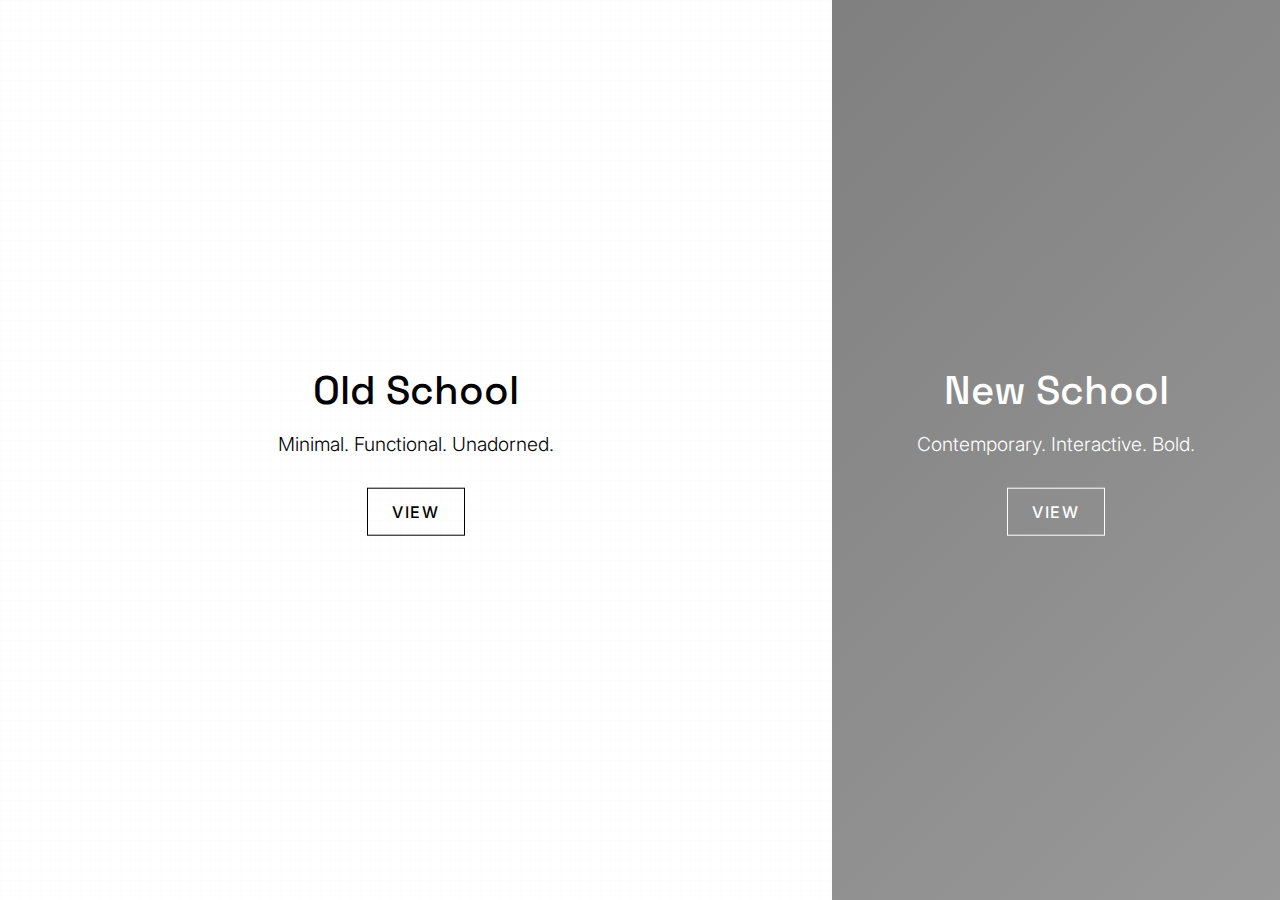
<file: index.html>
<!DOCTYPE html>
<html lang="en">
<head>
    <meta charset="UTF-8">
    <meta name="viewport" content="width=device-width, initial-scale=1.0">
    <title>Adam Thompson</title>
    <link rel="stylesheet" href="css/split.css">
    <link rel="preconnect" href="https://fonts.googleapis.com">
    <link rel="preconnect" href="https://fonts.gstatic.com" crossorigin>
    <link href="https://fonts.googleapis.com/css2?family=Inter:wght@300;400;500;600;700&family=Space+Grotesk:wght@300;400;500;600;700&display=swap" rel="stylesheet">
</head>
<body>
    <div class="container">
        <div class="split left">
            <div class="content">
                <h1>Old School</h1>
                <p>Minimal. Functional. Unadorned.</p>
                <a href="old-school.html" class="btn">View</a>
            </div>
        </div>
        <div class="split right">
            <div class="content">
                <h1>New School</h1>
                <p>Contemporary. Interactive. Bold.</p>
                <a href="home.html" class="btn">View</a>
            </div>
        </div>
    </div>
    <script src="js/split.js"></script>
</body>
</html>
</file>
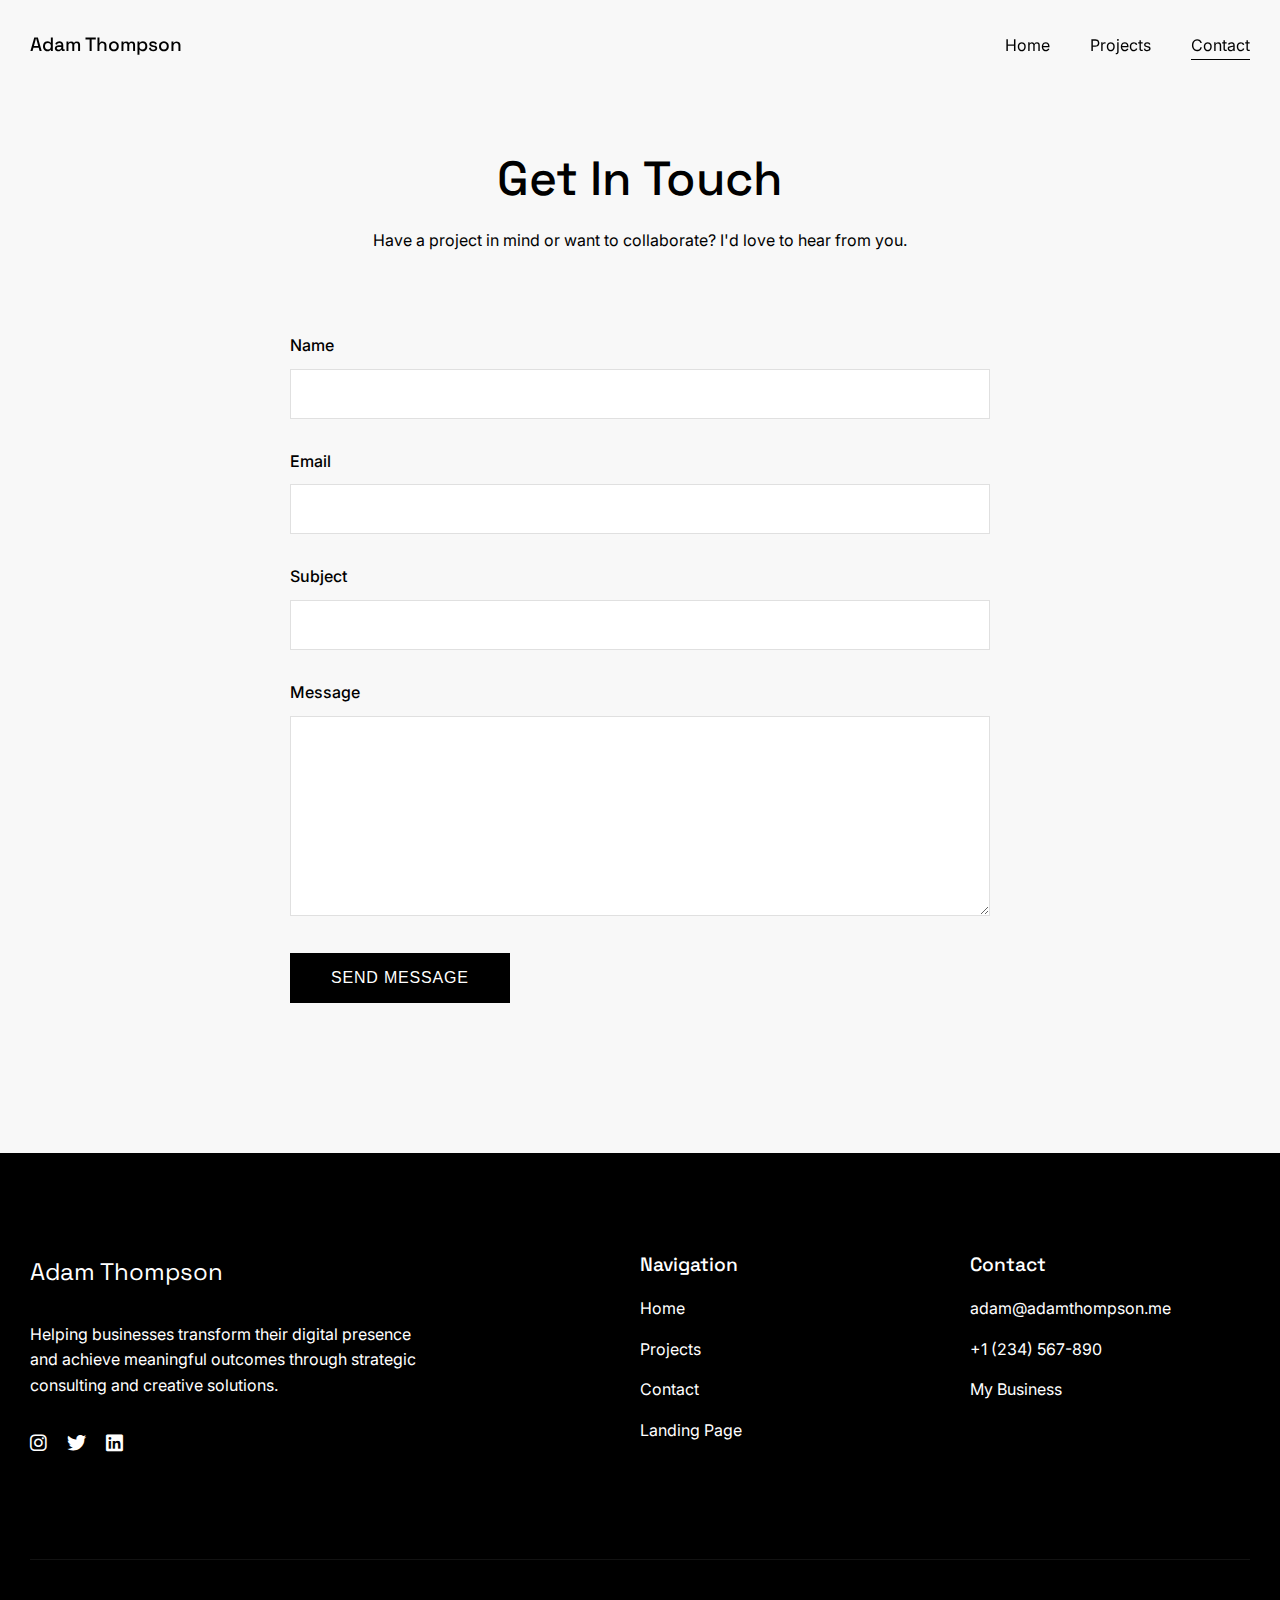
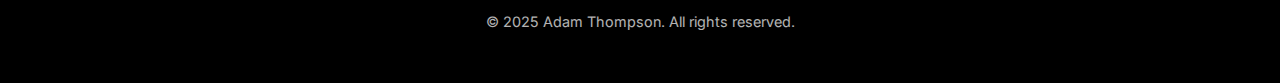
<file: contact.html>
<!DOCTYPE html>
<html lang="en">
<head>
    <meta charset="UTF-8">
    <meta name="viewport" content="width=device-width, initial-scale=1.0">
    <title>Contact | Adam Thompson</title>
    <link rel="stylesheet" href="css/main.css">
    <link rel="stylesheet" href="https://cdnjs.cloudflare.com/ajax/libs/font-awesome/6.4.0/css/all.min.css">
    <link rel="preconnect" href="https://fonts.googleapis.com">
    <link rel="preconnect" href="https://fonts.gstatic.com" crossorigin>
    <link href="https://fonts.googleapis.com/css2?family=Inter:wght@300;400;500;600;700&family=Space+Grotesk:wght@300;400;500;600;700&display=swap" rel="stylesheet">
</head>
<body>
    <!-- Header -->
    <header class="header">
        <div class="container header-inner">
            <div class="logo">
                <a href="home.html">Adam Thompson</a>
            </div>
            
            <button class="mobile-toggle">
                <span></span>
                <span></span>
                <span></span>
            </button>
            
            <nav class="nav">
                <ul>
                    <li><a href="home.html">Home</a></li>
                    <li><a href="projects.html">Projects</a></li>
                    <li><a href="contact.html" class="active">Contact</a></li>
                </ul>
            </nav>
        </div>
    </header>

    <!-- Contact Section -->
    <section class="contact" style="padding-top: 150px;">
        <div class="container">
            <div class="contact-header">
                <h2 class="contact-title">Get In Touch</h2>
                <p class="contact-description">Have a project in mind or want to collaborate? I'd love to hear from you.</p>
            </div>
            
            <form id="contact-form" class="contact-form" action="mailto:adam.thompsonnewtoneurope.com" method="post" enctype="text/plain">
                <div class="form-group">
                    <label for="name" class="form-label">Name</label>
                    <input type="text" id="name" name="name" class="form-input" required>
                </div>
                
                <div class="form-group">
                    <label for="email" class="form-label">Email</label>
                    <input type="email" id="email" name="email" class="form-input" required>
                </div>
                
                <div class="form-group">
                    <label for="subject" class="form-label">Subject</label>
                    <input type="text" id="subject" name="subject" class="form-input">
                </div>
                
                <div class="form-group">
                    <label for="message" class="form-label">Message</label>
                    <textarea id="message" name="message" class="form-textarea" required></textarea>
                </div>
                
                <button type="submit" class="submit-btn">Send Message</button>
            </form>
        </div>
    </section>

    <!-- Footer -->
    <footer class="footer">
        <div class="container">
            <div class="footer-grid">
                <div class="footer-info">
                    <div class="footer-logo">Adam Thompson</div>
                    <p>Helping businesses transform their digital presence and achieve meaningful outcomes through strategic consulting and creative solutions.</p>
                    <div class="footer-social">
                        <a href="https://instagram.com/adamthompson" aria-label="Instagram"><i class="fab fa-instagram"></i></a>
                        <a href="https://twitter.com/adamthompson" aria-label="Twitter"><i class="fab fa-twitter"></i></a>
                        <a href="https://linkedin.com/in/adamthompson" aria-label="LinkedIn"><i class="fab fa-linkedin"></i></a>
                    </div>
                </div>
                
                <div class="footer-nav">
                    <h4>Navigation</h4>
                    <ul>
                        <li><a href="home.html">Home</a></li>
                        <li><a href="projects.html">Projects</a></li>
                        <li><a href="contact.html">Contact</a></li>
                        <li><a href="index.html">Landing Page</a></li>
                    </ul>
                </div>
                
                <div class="footer-nav">
                    <h4>Contact</h4>
                    <ul>
                        <li><a href="mailto:adam@adamthompson.me">adam@adamthompson.me</a></li>
                        <li><a href="tel:+1234567890">+1 (234) 567-890</a></li>
                        <li><a href="https://mycompany.com">My Business</a></li>
                    </ul>
                </div>
            </div>
            
            <div class="footer-bottom">
                <p>&copy; 2025 Adam Thompson. All rights reserved.</p>
            </div>
        </div>
    </footer>

    <!-- Scripts -->
    <script src="js/main.js"></script>
</body>
</html>
</file>
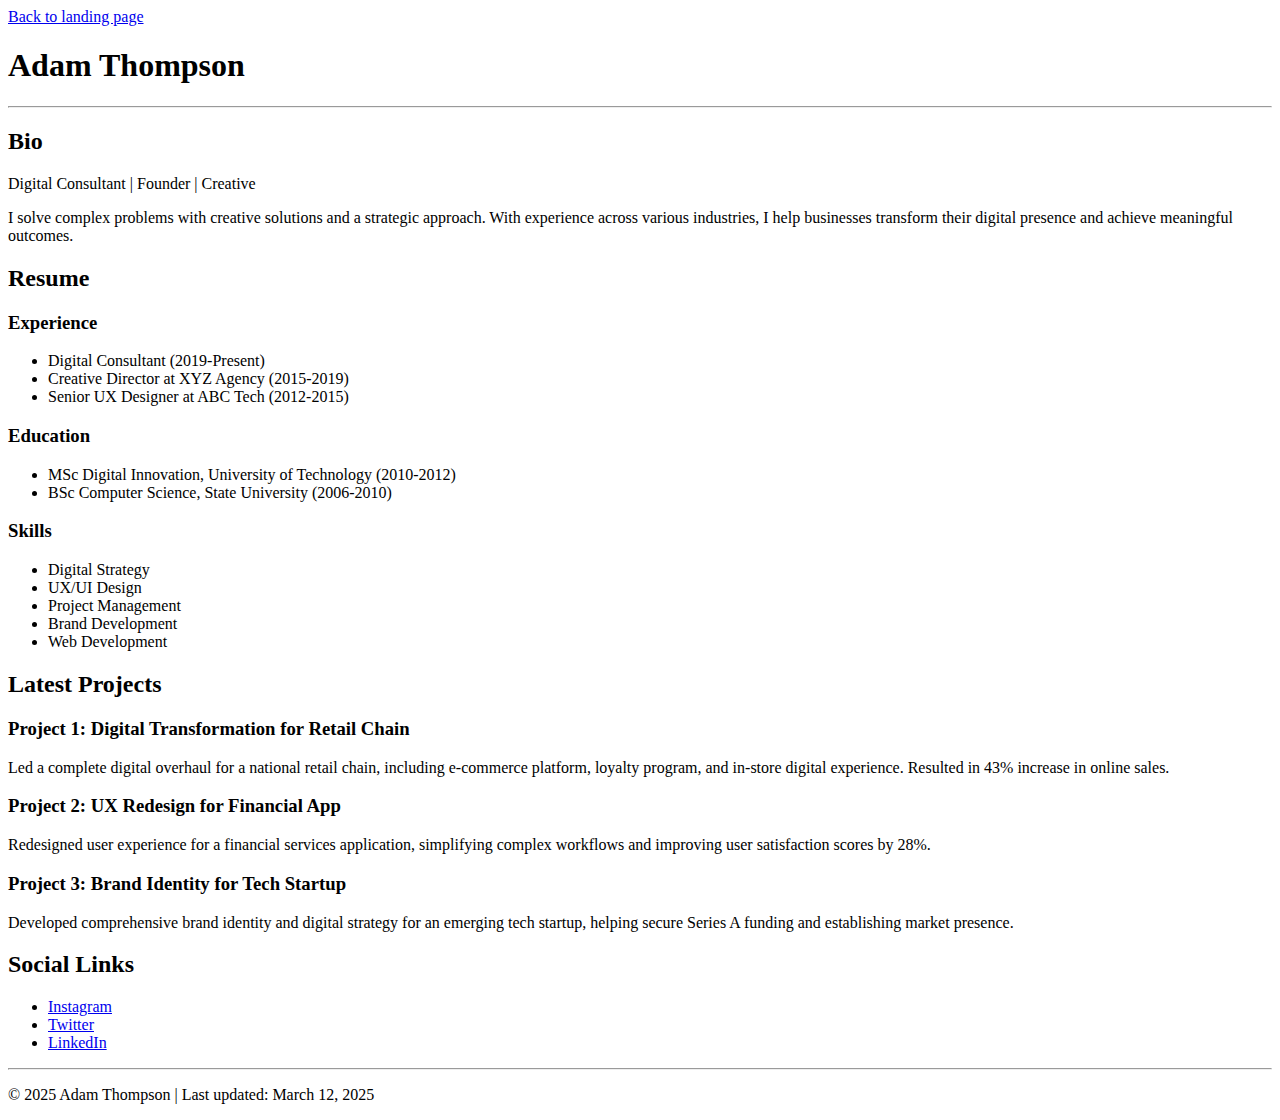
<file: old-school.html>
<!DOCTYPE html>
<html>
<head>
<title>Adam Thompson</title>
</head>
<body>
<a href="index.html">Back to landing page</a>

<h1>Adam Thompson</h1>
<hr>

<h2>Bio</h2>
<p>Digital Consultant | Founder | Creative</p>
<p>I solve complex problems with creative solutions and a strategic approach. With experience across various industries, I help businesses transform their digital presence and achieve meaningful outcomes.</p>

<h2>Resume</h2>
<h3>Experience</h3>
<ul>
<li>Digital Consultant (2019-Present)</li>
<li>Creative Director at XYZ Agency (2015-2019)</li>
<li>Senior UX Designer at ABC Tech (2012-2015)</li>
</ul>

<h3>Education</h3>
<ul>
<li>MSc Digital Innovation, University of Technology (2010-2012)</li>
<li>BSc Computer Science, State University (2006-2010)</li>
</ul>

<h3>Skills</h3>
<ul>
<li>Digital Strategy</li>
<li>UX/UI Design</li>
<li>Project Management</li>
<li>Brand Development</li>
<li>Web Development</li>
</ul>

<h2>Latest Projects</h2>

<h3>Project 1: Digital Transformation for Retail Chain</h3>
<p>Led a complete digital overhaul for a national retail chain, including e-commerce platform, loyalty program, and in-store digital experience. Resulted in 43% increase in online sales.</p>

<h3>Project 2: UX Redesign for Financial App</h3>
<p>Redesigned user experience for a financial services application, simplifying complex workflows and improving user satisfaction scores by 28%.</p>

<h3>Project 3: Brand Identity for Tech Startup</h3>
<p>Developed comprehensive brand identity and digital strategy for an emerging tech startup, helping secure Series A funding and establishing market presence.</p>

<h2>Social Links</h2>
<ul>
<li><a href="https://instagram.com/adamthompson">Instagram</a></li>
<li><a href="https://twitter.com/adamthompson">Twitter</a></li>
<li><a href="https://linkedin.com/in/adamthompson">LinkedIn</a></li>
</ul>

<hr>
<p>© 2025 Adam Thompson | Last updated: March 12, 2025</p>
</body>
</html>
</file>
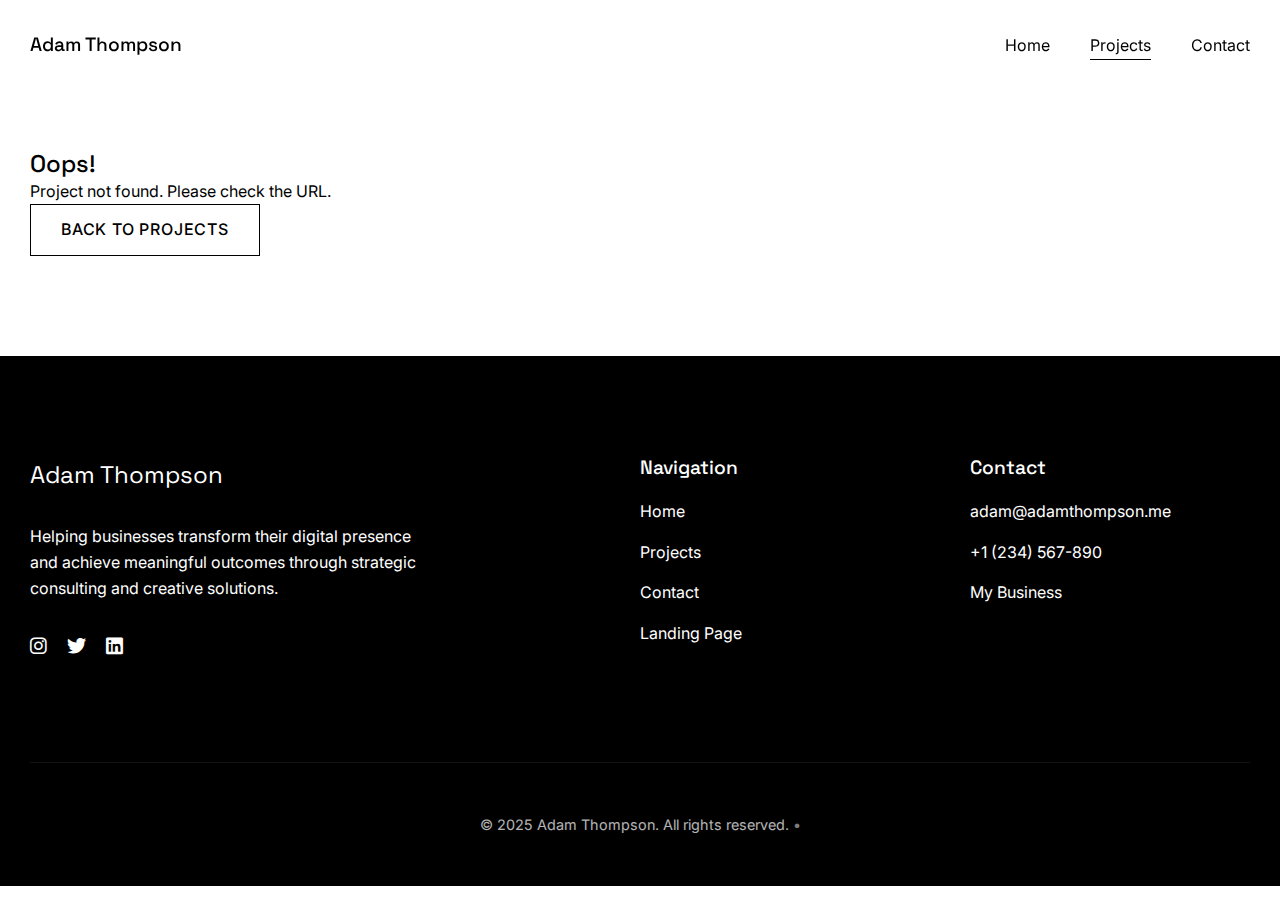
<file: project-template.html>
<!DOCTYPE html>
<html lang="en">
<head>
    <meta charset="UTF-8">
    <meta name="viewport" content="width=device-width, initial-scale=1.0">
    <title>Project | Adam Thompson</title>
    <link rel="stylesheet" href="css/main.css">
    <link rel="stylesheet" href="https://cdnjs.cloudflare.com/ajax/libs/font-awesome/6.4.0/css/all.min.css">
    <link rel="preconnect" href="https://fonts.googleapis.com">
    <link rel="preconnect" href="https://fonts.gstatic.com" crossorigin>
    <link href="https://fonts.googleapis.com/css2?family=Inter:wght@300;400;500;600;700&family=Space+Grotesk:wght@300;400;500;600;700&display=swap" rel="stylesheet">
</head>
<body>
    <!-- Header -->
    <header class="header">
        <div class="container header-inner">
            <div class="logo">
                <a href="home.html">Adam Thompson</a>
            </div>
            
            <button class="mobile-toggle">
                <span></span>
                <span></span>
                <span></span>
            </button>
            
            <nav class="nav">
                <ul>
                    <li><a href="home.html">Home</a></li>
                    <li><a href="projects.html" class="active">Projects</a></li>
                    <li><a href="contact.html">Contact</a></li>
                </ul>
            </nav>
        </div>
    </header>

    <!-- Project Content -->
    <section class="project-content" style="padding-top: 150px;">
        <div class="container" id="project-container">
            <!-- Project content will be loaded dynamically -->
            <div class="loading-indicator">Loading project...</div>
        </div>
    </section>

    <!-- Footer -->
    <footer class="footer">
        <div class="container">
            <div class="footer-grid">
                <div class="footer-info">
                    <div class="footer-logo">Adam Thompson</div>
                    <p>Helping businesses transform their digital presence and achieve meaningful outcomes through strategic consulting and creative solutions.</p>
                    <div class="footer-social">
                        <a href="https://instagram.com/adamthompson" aria-label="Instagram"><i class="fab fa-instagram"></i></a>
                        <a href="https://twitter.com/adamthompson" aria-label="Twitter"><i class="fab fa-twitter"></i></a>
                        <a href="https://linkedin.com/in/adamthompson" aria-label="LinkedIn"><i class="fab fa-linkedin"></i></a>
                    </div>
                </div>
                
                <div class="footer-nav">
                    <h4>Navigation</h4>
                    <ul>
                        <li><a href="home.html">Home</a></li>
                        <li><a href="projects.html">Projects</a></li>
                        <li><a href="contact.html">Contact</a></li>
                        <li><a href="index.html">Landing Page</a></li>
                    </ul>
                </div>
                
                <div class="footer-nav">
                    <h4>Contact</h4>
                    <ul>
                        <li><a href="mailto:adam@adamthompson.me">adam@adamthompson.me</a></li>
                        <li><a href="tel:+1234567890">+1 (234) 567-890</a></li>
                        <li><a href="https://mycompany.com">My Business</a></li>
                    </ul>
                </div>
            </div>
            
            <div class="footer-bottom">
                <p>&copy; 2025 Adam Thompson. All rights reserved. <span id="admin-trigger" style="cursor:pointer;opacity:0.7;">•</span></p>
            </div>
        </div>
    </footer>

    <!-- Scripts -->
    <script src="js/main.js"></script>
    <script src="js/project-loader.js"></script>
</body>
</html>
</file>
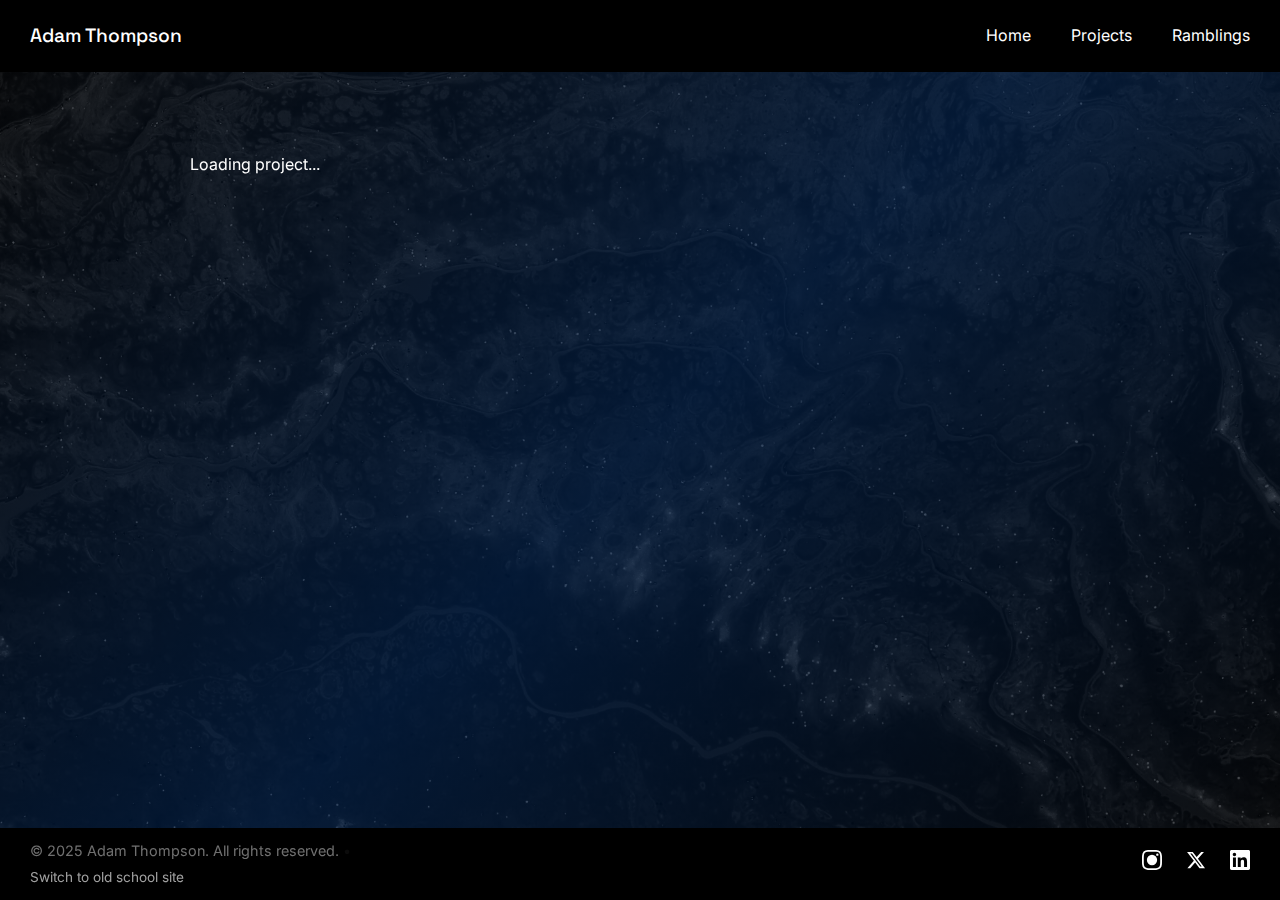
<file: view-post.html>
<!DOCTYPE html>
<html lang="en">
<head>
    <meta charset="UTF-8">
    <meta name="viewport" content="width=device-width, initial-scale=1.0">
    <title>Project | Adam Thompson</title>
    <link rel="stylesheet" href="https://cdnjs.cloudflare.com/ajax/libs/font-awesome/6.4.0/css/all.min.css">
    <link rel="preconnect" href="https://fonts.googleapis.com">
    <link rel="preconnect" href="https://fonts.gstatic.com" crossorigin>
    <link href="https://fonts.googleapis.com/css2?family=Inter:wght@300;400;500;600;700&family=Space+Grotesk:wght@300;400;500;600;700&display=swap" rel="stylesheet">
    <link rel="stylesheet" href="css/dark-theme.css">
</head>
<body>
    <!-- Background -->
    <div class="background"></div>

    <!-- Main Container -->
    <div class="main-container">
        <!-- Header -->
        <header class="header">
            <div class="container header-inner">
                <div class="logo">
                    <a href="home.html">Adam Thompson</a>
                </div>
                
                <button class="mobile-toggle">
                    <span></span>
                    <span></span>
                    <span></span>
                </button>
                
                <nav class="nav">
                    <ul>
                        <li><a href="home.html">Home</a></li>
                        <li><a href="projects.html">Projects</a></li>
                        <li><a href="ramblings.html">Ramblings</a></li>
                    </ul>
                </nav>
            </div>
        </header>

        <!-- Content -->
        <div class="content">
            <div class="container detail-container" id="project-container">
                <!-- Project content will be loaded dynamically -->
                <div class="loading">Loading project...</div>
            </div>
        </div>

        <!-- Footer -->
        <footer class="footer">
            <div class="container footer-container">
                <div class="footer-left">
                    <div class="footer-bottom">
                        <p>&copy; 2025 Adam Thompson. All rights reserved. <span id="admin-trigger" style="cursor:pointer;opacity:0.1;">•</span></p>
                    </div>
                    <a href="old-school.html" class="footer-link">Switch to old school site</a>
                </div>
                <div class="footer-social">
                    <a href="https://instagram.com/adam.fth" aria-label="Instagram">
                        <svg viewBox="0 0 24 24" xmlns="http://www.w3.org/2000/svg">
                            <path d="M12 2.163c3.204 0 3.584.012 4.85.07 3.252.148 4.771 1.691 4.919 4.919.058 1.265.069 1.645.069 4.849 0 3.205-.012 3.584-.069 4.849-.149 3.225-1.664 4.771-4.919 4.919-1.266.058-1.644.07-4.85.07-3.204 0-3.584-.012-4.849-.07-3.26-.149-4.771-1.699-4.919-4.92-.058-1.265-.07-1.644-.07-4.849 0-3.204.013-3.583.07-4.849.149-3.227 1.664-4.771 4.919-4.919 1.266-.057 1.645-.069 4.849-.069zm0-2.163c-3.259 0-3.667.014-4.947.072-4.358.2-6.78 2.618-6.98 6.98-.059 1.281-.073 1.689-.073 4.948 0 3.259.014 3.668.072 4.948.2 4.358 2.618 6.78 6.98 6.98 1.281.058 1.689.072 4.948.072 3.259 0 3.668-.014 4.948-.072 4.354-.2 6.782-2.618 6.979-6.98.059-1.28.073-1.689.073-4.948 0-3.259-.014-3.667-.072-4.947-.196-4.354-2.617-6.78-6.979-6.98-1.281-.059-1.69-.073-4.949-.073zM5.838 12a6.162 6.162 0 1 1 12.324 0 6.162 6.162 0 0 1-12.324 0zM12 16a4 4 0 1 1 0-8 4 4 0 0 1 0 8zm4.965-10.405a1.44 1.44 0 1 1 2.881.001 1.44 1.44 0 0 1-2.881-.001z"/>
                        </svg>
                    </a>
                    <a href="https://twitter.com/adamthompson" aria-label="X (Twitter)">
                        <svg viewBox="0 0 24 24" xmlns="http://www.w3.org/2000/svg">
                            <path d="M18.244 2.25h3.308l-7.227 8.26 8.502 11.24H16.17l-5.214-6.817L4.99 21.75H1.68l7.73-8.835L1.254 2.25H8.08l4.713 6.231zm-1.161 17.52h1.833L7.084 4.126H5.117z"/>
                        </svg>
                    </a>
                    <a href="https://linkedin.com/in/adamfthompson" aria-label="LinkedIn">
                        <svg viewBox="0 0 24 24" xmlns="http://www.w3.org/2000/svg">
                            <path d="M20.447 20.452h-3.554v-5.569c0-1.328-.027-3.037-1.852-3.037-1.853 0-2.136 1.445-2.136 2.939v5.667H9.351V9h3.414v1.561h.046c.477-.9 1.637-1.85 3.37-1.85 3.601 0 4.267 2.37 4.267 5.455v6.286zM5.337 7.433c-1.144 0-2.063-.926-2.063-2.065 0-1.138.92-2.063 2.063-2.063 1.14 0 2.064.925 2.064 2.063 0 1.139-.925 2.065-2.064 2.065zm1.782 13.019H3.555V9h3.564v11.452zM22.225 0H1.771C.792 0 0 .774 0 1.729v20.542C0 23.227.792 24 1.771 24h20.451C23.2 24 24 23.227 24 22.271V1.729C24 .774 23.2 0 22.222 0h.003z"/>
                        </svg>
                    </a>
                </div>
            </div>
        </footer>
    </div>

    <!-- Scripts -->
    <script src="js/main.js"></script>
</body>
</html>
</file>
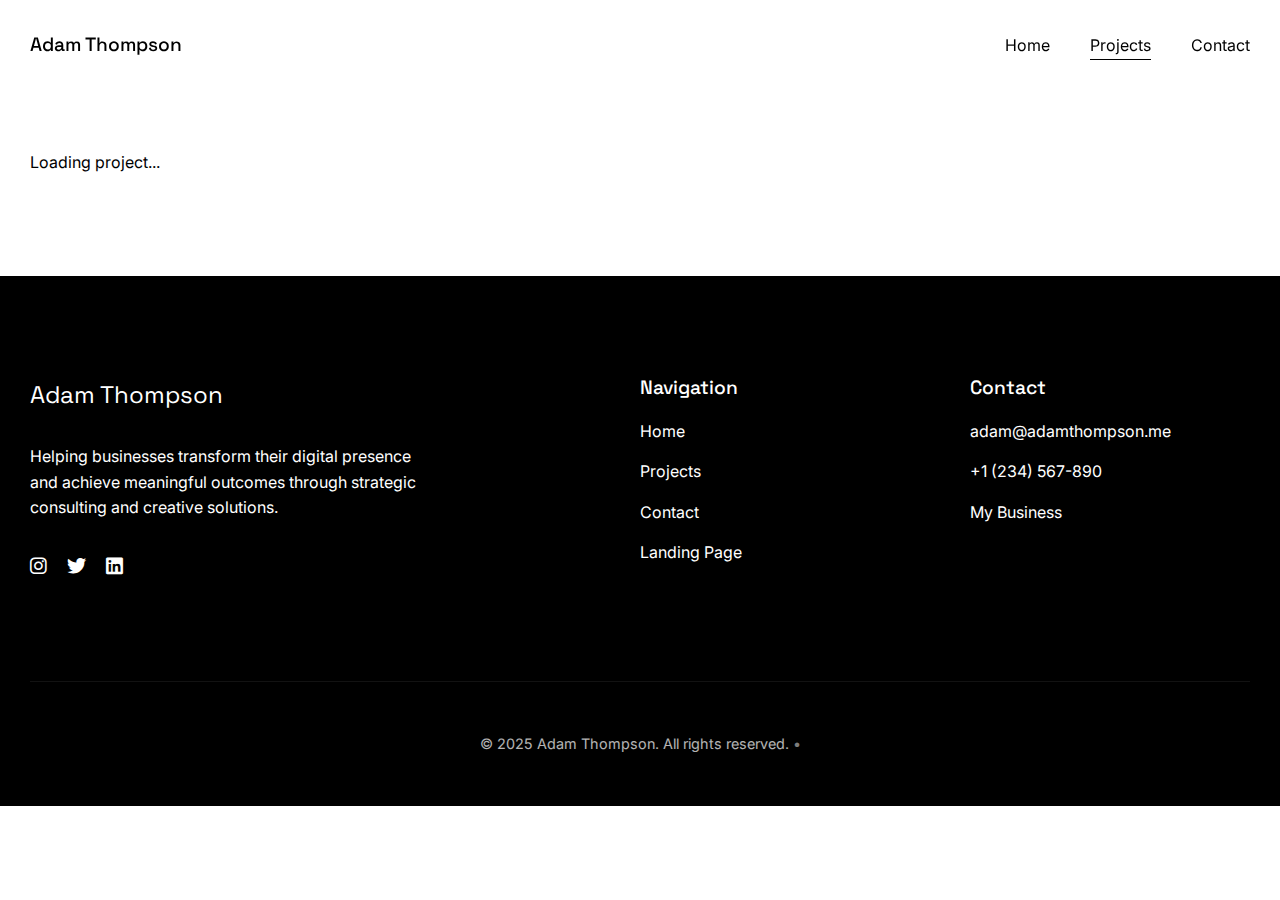
<file: view-project.html>
<!DOCTYPE html>
<html lang="en">
<head>
    <meta charset="UTF-8">
    <meta name="viewport" content="width=device-width, initial-scale=1.0">
    <title>Project | Adam Thompson</title>
    <link rel="stylesheet" href="css/main.css">
    <link rel="stylesheet" href="https://cdnjs.cloudflare.com/ajax/libs/font-awesome/6.4.0/css/all.min.css">
    <link rel="preconnect" href="https://fonts.googleapis.com">
    <link rel="preconnect" href="https://fonts.gstatic.com" crossorigin>
    <link href="https://fonts.googleapis.com/css2?family=Inter:wght@300;400;500;600;700&family=Space+Grotesk:wght@300;400;500;600;700&display=swap" rel="stylesheet">
</head>
<body>
    <!-- Header -->
    <header class="header">
        <div class="container header-inner">
            <div class="logo">
                <a href="home.html">Adam Thompson</a>
            </div>
            
            <button class="mobile-toggle">
                <span></span>
                <span></span>
                <span></span>
            </button>
            
            <nav class="nav">
                <ul>
                    <li><a href="home.html">Home</a></li>
                    <li><a href="projects.html" class="active">Projects</a></li>
                    <li><a href="contact.html">Contact</a></li>
                </ul>
            </nav>
        </div>
    </header>

    <!-- Project Content -->
    <section class="project-content" style="padding-top: 150px;">
        <div class="container" id="project-container">
            <!-- Project content will be loaded dynamically -->
            <div class="loading">Loading project...</div>
        </div>
    </section>

    <!-- Footer -->
    <footer class="footer">
        <div class="container">
            <div class="footer-grid">
                <div class="footer-info">
                    <div class="footer-logo">Adam Thompson</div>
                    <p>Helping businesses transform their digital presence and achieve meaningful outcomes through strategic consulting and creative solutions.</p>
                    <div class="footer-social">
                        <a href="https://instagram.com/adamthompson" aria-label="Instagram"><i class="fab fa-instagram"></i></a>
                        <a href="https://twitter.com/adamthompson" aria-label="Twitter"><i class="fab fa-twitter"></i></a>
                        <a href="https://linkedin.com/in/adamthompson" aria-label="LinkedIn"><i class="fab fa-linkedin"></i></a>
                    </div>
                </div>
                
                <div class="footer-nav">
                    <h4>Navigation</h4>
                    <ul>
                        <li><a href="home.html">Home</a></li>
                        <li><a href="projects.html">Projects</a></li>
                        <li><a href="contact.html">Contact</a></li>
                        <li><a href="index.html">Landing Page</a></li>
                    </ul>
                </div>
                
                <div class="footer-nav">
                    <h4>Contact</h4>
                    <ul>
                        <li><a href="mailto:adam@adamthompson.me">adam@adamthompson.me</a></li>
                        <li><a href="tel:+1234567890">+1 (234) 567-890</a></li>
                        <li><a href="https://mycompany.com">My Business</a></li>
                    </ul>
                </div>
            </div>
            
            <div class="footer-bottom">
                <p>&copy; 2025 Adam Thompson. All rights reserved. <span id="admin-trigger" style="cursor:pointer;opacity:0.7;">•</span></p>
            </div>
        </div>
    </footer>

    <!-- Scripts -->
    <script src="js/main.js"></script>
</body>
</html>
</file>
<file: css/split.css>
:root {
    --bg-color: #ffffff;
    --text-color: #000000;
    --left-bg-opacity: 1;
    --right-bg-opacity: 1;
    --hover-width: 65%;
    --other-width: 35%;
    --speed: 800ms;
}

* {
    box-sizing: border-box;
    margin: 0;
    padding: 0;
}

body {
    font-family: 'Inter', sans-serif;
    height: 100vh;
    overflow: hidden;
}

.container {
    position: relative;
    width: 100%;
    height: 100%;
    background: var(--bg-color);
}

.split {
    position: absolute;
    width: 50%;
    height: 100%;
    overflow: hidden;
    transition: all var(--speed) ease-in-out;
}

.split.left {
    left: 0;
    background: var(--bg-color);
}

.split.right {
    right: 0;
    background: var(--bg-color);
}

.split.left::before {
    content: '';
    position: absolute;
    width: 100%;
    height: 100%;
    background: url('../images/grid-pattern.svg') repeat;
    opacity: 0.03;
}

.split.right::before {
    content: '';
    position: absolute;
    width: 100%;
    height: 100%;
    background: linear-gradient(135deg, #000 0%, #333 100%);
    opacity: 0.5;
}

.content {
    position: absolute;
    top: 50%;
    left: 50%;
    transform: translate(-50%, -50%);
    text-align: center;
    width: 100%;
    max-width: 400px;
    padding: 20px;
}

.left .content {
    color: var(--text-color);
}

.right .content {
    color: white;
}

h1 {
    font-family: 'Space Grotesk', sans-serif;
    font-weight: 500;
    font-size: 2.5rem;
    margin-bottom: 1rem;
    white-space: nowrap;
}

p {
    margin-bottom: 2rem;
    font-size: 1.2rem;
    font-weight: 300;
}

.btn {
    display: inline-block;
    padding: 0.8rem 1.5rem;
    background: transparent;
    border: 1px solid;
    border-color: var(--text-color);
    color: var(--text-color);
    text-decoration: none;
    font-weight: 500;
    font-size: 1rem;
    text-transform: uppercase;
    letter-spacing: 0.1rem;
    transition: all 0.3s ease;
}

.right .btn {
    border-color: white;
    color: white;
}

.left .btn:hover {
    background-color: var(--text-color);
    color: white;
}

.right .btn:hover {
    background-color: white;
    color: var(--text-color);
}

.hover-left .left {
    width: var(--hover-width);
}

.hover-left .right {
    width: var(--other-width);
}

.hover-right .right {
    width: var(--hover-width);
}

.hover-right .left {
    width: var(--other-width);
}

@media (max-width: 800px) {
    h1 {
        font-size: 1.8rem;
    }
    
    p {
        font-size: 1rem;
    }
    
    .btn {
        padding: 0.6rem 1.2rem;
        font-size: 0.8rem;
    }
}
</file>
<file: css/main.css>
/* 
* Adam Thompson Portfolio - Modern Design
* Inspired by Six agency
*/

:root {
    --black: #000000;
    --white: #ffffff;
    --light-gray: #f8f8f8;
    --medium-gray: #e0e0e0;
    --dark-gray: #333333;
    --transition: all 0.3s ease;
    --grid-gap: 30px;
}

/* Reset & Base Styles */
* {
    margin: 0;
    padding: 0;
    box-sizing: border-box;
}

body {
    font-family: 'Inter', sans-serif;
    color: var(--black);
    background-color: var(--white);
    line-height: 1.6;
    -webkit-font-smoothing: antialiased;
    -moz-osx-font-smoothing: grayscale;
}

img {
    max-width: 100%;
    height: auto;
    display: block;
}

a {
    color: var(--black);
    text-decoration: none;
    transition: var(--transition);
}

ul {
    list-style: none;
}

h1, h2, h3, h4 {
    font-family: 'Space Grotesk', sans-serif;
    font-weight: 500;
    line-height: 1.2;
}

/* Layout */
.container {
    width: 100%;
    max-width: 1600px;
    margin: 0 auto;
    padding: 0 30px;
}

.grid {
    display: grid;
    grid-template-columns: repeat(12, 1fr);
    gap: var(--grid-gap);
}

/* Header */
.header {
    position: fixed;
    top: 0;
    left: 0;
    width: 100%;
    z-index: 100;
    padding: 30px 0;
    transition: var(--transition);
}

.header.scrolled {
    background-color: var(--white);
    box-shadow: 0 2px 10px rgba(0, 0, 0, 0.1);
    padding: 15px 0;
}

.header-inner {
    display: flex;
    justify-content: space-between;
    align-items: center;
}

.logo {
    font-family: 'Space Grotesk', sans-serif;
    font-size: 1.2rem;
    font-weight: 500;
}

.logo a {
    display: inline-block;
}

.nav ul {
    display: flex;
    gap: 40px;
}

.nav a {
    position: relative;
    font-size: 1rem;
}

.nav a:hover {
    opacity: 0.7;
}

.nav a.active::after {
    content: '';
    position: absolute;
    bottom: -5px;
    left: 0;
    width: 100%;
    height: 1px;
    background-color: var(--black);
}

.mobile-toggle {
    display: none;
    background: none;
    border: none;
    cursor: pointer;
    width: 30px;
    height: 20px;
    position: relative;
}

.mobile-toggle span {
    display: block;
    position: absolute;
    height: 2px;
    width: 100%;
    background: var(--black);
    opacity: 1;
    left: 0;
    transform: rotate(0deg);
    transition: var(--transition);
}

.mobile-toggle span:nth-child(1) {
    top: 0;
}

.mobile-toggle span:nth-child(2) {
    top: 9px;
}

.mobile-toggle span:nth-child(3) {
    top: 18px;
}

.mobile-toggle.active span:nth-child(1) {
    top: 9px;
    transform: rotate(135deg);
}

.mobile-toggle.active span:nth-child(2) {
    opacity: 0;
    left: -60px;
}

.mobile-toggle.active span:nth-child(3) {
    top: 9px;
    transform: rotate(-135deg);
}

/* Hero Section */
.hero {
    height: 100vh;
    display: flex;
    align-items: center;
    padding-top: 80px;
    position: relative;
}

.hero-content {
    grid-column: 1 / 7;
}

.hero-title {
    font-size: 4.5rem;
    line-height: 1.1;
    margin-bottom: 30px;
}

.hero-description {
    font-size: 1.2rem;
    margin-bottom: 40px;
    max-width: 500px;
}

.hero-image {
    grid-column: 8 / 13;
    position: relative;
}

.hero-image img {
    width: 100%;
    height: auto;
    object-fit: cover;
}

.btn {
    display: inline-block;
    padding: 12px 30px;
    border: 1px solid var(--black);
    font-size: 1rem;
    font-weight: 500;
    letter-spacing: 0.05em;
    text-transform: uppercase;
    transition: var(--transition);
}

.btn:hover {
    background-color: var(--black);
    color: var(--white);
}

.btn-fill {
    background-color: var(--black);
    color: var(--white);
}

.btn-fill:hover {
    background-color: transparent;
    color: var(--black);
}

/* About Section */
.about {
    padding: 150px 0;
}

.about-content {
    grid-column: 1 / 7;
}

.about-title {
    font-size: 3rem;
    margin-bottom: 30px;
}

.about-text {
    margin-bottom: 40px;
}

.about-image {
    grid-column: 8 / 13;
}

.about p {
    margin-bottom: 20px;
}

/* Projects Grid */
.projects {
    padding: 100px 0;
}

.projects-header {
    text-align: center;
    margin-bottom: 80px;
}

.projects-title {
    font-size: 3rem;
    margin-bottom: 20px;
}

.projects-description {
    max-width: 600px;
    margin: 0 auto;
}

.projects-filter {
    display: flex;
    justify-content: center;
    gap: 30px;
    margin-bottom: 50px;
}

.filter-btn {
    background: none;
    border: none;
    cursor: pointer;
    font-size: 1rem;
    padding: 5px 10px;
    transition: var(--transition);
}

.filter-btn:hover, .filter-btn.active {
    opacity: 0.7;
}

.filter-btn.active {
    font-weight: 700;
}

.projects-grid {
    display: grid;
    grid-template-columns: repeat(auto-fill, minmax(400px, 1fr));
    gap: 50px;
}

.project-card {
    position: relative;
    overflow: hidden;
}

.project-image {
    position: relative;
    overflow: hidden;
    aspect-ratio: 4/3;
}

.project-image img {
    width: 100%;
    height: 100%;
    object-fit: cover;
    transition: transform 0.5s ease;
}

.project-card:hover .project-image img {
    transform: scale(1.05);
}

.project-info {
    padding: 20px 0;
}

.project-title {
    font-size: 1.5rem;
    margin-bottom: 10px;
}

.project-tags {
    font-size: 0.9rem;
    color: var(--dark-gray);
}

/* Search Projects */
.search-container {
    margin-bottom: 50px;
    display: flex;
    justify-content: center;
}

.search-input {
    width: 100%;
    max-width: 500px;
    padding: 15px;
    border: 1px solid var(--medium-gray);
    font-size: 1rem;
    transition: var(--transition);
}

.search-input:focus {
    outline: none;
    border-color: var(--black);
}

/* Contact Form */
.contact {
    padding: 150px 0;
    background-color: var(--light-gray);
}

.contact-header {
    text-align: center;
    margin-bottom: 80px;
}

.contact-title {
    font-size: 3rem;
    margin-bottom: 20px;
}

.contact-description {
    max-width: 600px;
    margin: 0 auto;
}

.contact-form {
    max-width: 700px;
    margin: 0 auto;
}

.form-group {
    margin-bottom: 30px;
}

.form-label {
    display: block;
    margin-bottom: 10px;
    font-weight: 500;
}

.form-input,
.form-textarea {
    width: 100%;
    padding: 15px;
    border: 1px solid var(--medium-gray);
    font-size: 1rem;
    transition: var(--transition);
}

.form-input:focus,
.form-textarea:focus {
    outline: none;
    border-color: var(--black);
}

.form-textarea {
    min-height: 200px;
    resize: vertical;
}

.submit-btn {
    display: inline-block;
    padding: 15px 40px;
    background-color: var(--black);
    color: var(--white);
    border: 1px solid var(--black);
    font-size: 1rem;
    font-weight: 500;
    letter-spacing: 0.05em;
    text-transform: uppercase;
    cursor: pointer;
    transition: var(--transition);
}

.submit-btn:hover {
    background-color: transparent;
    color: var(--black);
}

/* Footer */
.footer {
    background-color: var(--black);
    color: var(--white);
    padding: 100px 0 50px;
}

.footer-logo {
    font-family: 'Space Grotesk', sans-serif;
    font-size: 1.5rem;
    margin-bottom: 30px;
}

.footer-grid {
    display: grid;
    grid-template-columns: 2fr 1fr 1fr;
    gap: 50px;
}

.footer-info p {
    margin-bottom: 30px;
    max-width: 400px;
}

.footer-social {
    display: flex;
    gap: 20px;
}

.footer-social a {
    color: var(--white);
    font-size: 1.2rem;
}

.footer-social a:hover {
    opacity: 0.7;
}

.footer-nav h4 {
    font-size: 1.2rem;
    margin-bottom: 20px;
}

.footer-nav ul li {
    margin-bottom: 15px;
}

.footer-nav a {
    color: var(--white);
}

.footer-nav a:hover {
    opacity: 0.7;
}

.footer-bottom {
    text-align: center;
    padding-top: 50px;
    margin-top: 100px;
    border-top: 1px solid rgba(255, 255, 255, 0.1);
    font-size: 0.9rem;
    opacity: 0.7;
}

/* Project Detail */
.project-hero {
    height: 80vh;
    background-color: var(--light-gray);
    display: flex;
    align-items: center;
    justify-content: center;
    position: relative;
}

.project-hero-image {
    position: absolute;
    top: 0;
    left: 0;
    width: 100%;
    height: 100%;
    z-index: 1;
}

.project-hero-image img {
    width: 100%;
    height: 100%;
    object-fit: cover;
}

.project-hero-overlay {
    position: absolute;
    top: 0;
    left: 0;
    width: 100%;
    height: 100%;
    background-color: rgba(0, 0, 0, 0.5);
    z-index: 2;
}

.project-hero-content {
    position: relative;
    z-index: 3;
    color: var(--white);
    text-align: center;
    max-width: 900px;
    padding: 0 30px;
}

.project-hero-title {
    font-size: 4rem;
    margin-bottom: 20px;
}

.project-hero-description {
    font-size: 1.5rem;
    margin-bottom: 40px;
}

.project-meta {
    display: flex;
    justify-content: center;
    gap: 50px;
}

.project-meta-item {
    text-align: center;
}

.project-meta-label {
    font-size: 0.9rem;
    opacity: 0.7;
    margin-bottom: 5px;
}

.project-meta-value {
    font-weight: 500;
}

.project-content {
    padding: 100px 0;
}

.project-section {
    margin-bottom: 80px;
}

.project-section-title {
    font-size: 2.5rem;
    margin-bottom: 30px;
}

.project-text {
    grid-column: 1 / 8;
}

.project-images {
    margin: 50px 0;
    display: grid;
    grid-template-columns: repeat(2, 1fr);
    gap: 30px;
}

.project-images.full {
    grid-template-columns: 1fr;
}

.project-images img {
    width: 100%;
    height: auto;
}

.project-nav {
    padding: 50px 0;
    display: flex;
    justify-content: space-between;
}

.project-nav-item {
    display: flex;
    align-items: center;
    gap: 10px;
}

.project-nav-arrow {
    font-size: 1.5rem;
}

/* Responsive Styles */
@media (max-width: 1200px) {
    .hero-title {
        font-size: 3.5rem;
    }
    .project-hero-title {
        font-size: 3.5rem;
    }
}

@media (max-width: 992px) {
    .grid {
        grid-template-columns: 1fr;
        gap: 50px;
    }
    
    .hero-content, .hero-image, 
    .about-content, .about-image,
    .project-text {
        grid-column: 1 / -1;
    }
    
    .hero {
        height: auto;
        padding: 150px 0 100px;
    }
    
    .hero-title {
        font-size: 3rem;
    }
    
    .projects-grid {
        grid-template-columns: repeat(auto-fill, minmax(300px, 1fr));
    }
    
    .footer-grid {
        grid-template-columns: 1fr;
    }
}

@media (max-width: 768px) {
    .header-inner {
        position: relative;
    }
    
    .mobile-toggle {
        display: block;
        z-index: 101;
    }
    
    .nav {
        position: fixed;
        top: 0;
        right: -100%;
        width: 100%;
        height: 100vh;
        background-color: var(--white);
        display: flex;
        justify-content: center;
        align-items: center;
        z-index: 100;
        transition: var(--transition);
    }
    
    .nav.active {
        right: 0;
    }
    
    .nav ul {
        flex-direction: column;
        text-align: center;
    }
    
    .nav a {
        font-size: 1.5rem;
    }
    
    .hero-title, .project-hero-title {
        font-size: 2.5rem;
    }
    
    .projects-filter {
        flex-wrap: wrap;
    }
    
    .project-meta {
        flex-direction: column;
        gap: 20px;
    }
}

@media (max-width: 576px) {
    .hero-title, .about-title, .projects-title, .contact-title, .project-hero-title {
        font-size: 2rem;
    }
    
    .btn {
        padding: 10px 20px;
        font-size: 0.9rem;
    }
    
    .projects-grid {
        grid-template-columns: 1fr;
    }
    
    .project-images {
        grid-template-columns: 1fr;
    }
}
</file>
<file: css/dark-theme.css>
/* 
 * Dark Theme CSS - Complete Site Styling
 * For Adam Thompson Portfolio Site
 */

/* ========================================
   1. CSS Variables & Root Styles
   ======================================== */
:root {
    --bg-dark: #000000;
    --bg-blue: #001a3d;
    --text-light: #ffffff;
    --text-dim: #a0a0a0;
    --folder-color: #4a6fa5;
    --folder-hover: #5a7fb5;
    --folder-dark: #3a5a8a;
    --accent: #4a90e2;
    --header-footer-bg: #000000;
    --card-bg: rgba(255, 255, 255, 0.05);
    --card-hover: rgba(255, 255, 255, 0.1);
    --border-light: rgba(255, 255, 255, 0.1);
}

/* ========================================
   2. Base Styles & Typography
   ======================================== */
* {
    margin: 0;
    padding: 0;
    box-sizing: border-box;
}

body {
    font-family: 'Inter', sans-serif;
    color: var(--text-light);
    background: #000000;
    line-height: 1.6;
    min-height: 100vh;
}

h1, h2, h3, h4, h5, h6 {
    font-family: 'Space Grotesk', sans-serif;
    line-height: 1.2;
    color: var(--text-light);
}

p {
    color: var(--text-dim);
    line-height: 1.6;
}

a {
    color: inherit;
    text-decoration: none;
}

img {
    max-width: 100%;
    height: auto;
    display: block;
}

/* ========================================
   3. Background & Layout
   ======================================== */
/*
Gradient background if I want to switch back from using image
.background {
    position: fixed;
    top: 0;
    left: 0;
    width: 100%;
    height: 100%;
    background: linear-gradient(135deg, var(--bg-dark) 0%, var(--bg-blue) 50%, var(--bg-dark) 100%);
    z-index: -1;
}

.background::before {
    content: '';
    position: absolute;
    top: 0;
    left: 0;
    width: 100%;
    height: 100%;
    background-image: 
        radial-gradient(circle at 20% 30%, rgba(74, 144, 226, 0.3) 0%, transparent 50%),
        radial-gradient(circle at 80% 70%, rgba(0, 26, 61, 0.4) 0%, transparent 50%),
        radial-gradient(circle at 50% 50%, rgba(42, 63, 95, 0.2) 0%, transparent 70%);
}*/

.background {
    position: fixed;
    top: 0;
    left: 0;
    width: 100%;
    height: 100%;
    background: url('../images/new_school.jpg');
    background-repeat: no-repeat;
    background-size: cover;
    background-position: center;
    background-attachment: fixed;
    z-index: -1;
}

.background::before {
    content: '';
    position: absolute;
    top: 0;
    left: 0;
    width: 100%;
    height: 100%;
    background: linear-gradient(135deg, rgba(0, 0, 0, 0.7) 0%, rgba(0, 26, 61, 0.8) 50%, rgba(0, 0, 0, 0.7) 100%);
}

.container {
    width: 100%;
    max-width: 1600px;
    margin: 0 auto;
    padding: 0 30px;
}

.main-container {
    min-height: 100vh;
    display: flex;
    flex-direction: column;
}

.content {
    flex: 1;
    padding: 2rem;
}

/* Home page specific container */
.home-page body {
    height: 100vh;
    overflow: hidden;
}

.home-page .main-container {
    height: 100vh;
}

.home-page .content {
    overflow: hidden;
    display: flex;
    flex-direction: column;
}

/* ========================================
   4. Header Styles
   ======================================== */
.header {
    background-color: var(--header-footer-bg);
    color: var(--text-light);
    padding: 1rem 0;
    flex-shrink: 0;
    height: 8vh;
    display: flex;
    align-items: center;
    position: relative;
    z-index: 100;
}

.header-inner {
    display: flex;
    justify-content: space-between;
    align-items: center;
}

.logo {
    font-family: 'Space Grotesk', sans-serif;
    font-size: 1.2rem;
    font-weight: 500;
}

.logo a {
    color: var(--text-light);
    position: relative;
    display: inline-block;
}

.logo a::after {
    content: '';
    position: absolute;
    bottom: -2px;
    left: 0;
    width: 0;
    height: 2px;
    background: var(--text-light);
    transition: width 0.3s ease;
}

.logo a:hover::after {
    width: 100%;
}

.nav ul {
    display: flex;
    gap: 40px;
    list-style: none;
}

.nav a {
    color: var(--text-light);
    position: relative;
    font-size: 1rem;
    transition: opacity 0.3s ease;
    display: inline-block;
}

.nav a::after {
    content: '';
    position: absolute;
    bottom: -2px;
    left: 0;
    width: 0;
    height: 2px;
    background: var(--text-light);
    transition: width 0.3s ease;
}

.nav a:hover::after {
    width: 100%;
}

.mobile-toggle {
    display: none;
    background: none;
    border: none;
    cursor: pointer;
    width: 30px;
    height: 20px;
    position: relative;
}

.mobile-toggle span {
    display: block;
    position: absolute;
    height: 2px;
    width: 100%;
    background: var(--text-light);
    opacity: 1;
    left: 0;
    transform: rotate(0deg);
    transition: all 0.3s ease;
}

.mobile-toggle span:nth-child(1) { top: 0; }
.mobile-toggle span:nth-child(2) { top: 9px; }
.mobile-toggle span:nth-child(3) { top: 18px; }

.mobile-toggle.active span:nth-child(1) {
    top: 9px;
    transform: rotate(135deg);
}

.mobile-toggle.active span:nth-child(2) {
    opacity: 0;
    left: -60px;
}

.mobile-toggle.active span:nth-child(3) {
    top: 9px;
    transform: rotate(-135deg);
}

/* ========================================
   5. Footer Styles
   ======================================== */
.footer {
    background-color: var(--header-footer-bg);
    color: var(--text-light);
    padding: 1rem 0;
    flex-shrink: 0;
    height: 8vh;
    display: flex;
    align-items: center;
}

.footer-container {
    display: flex;
    justify-content: space-between;
    align-items: center;
    flex-wrap: wrap;
}

.footer-left {
    display: flex;
    flex-direction: column;
    gap: 0.3rem;
}

.footer-bottom {
    font-size: 0.9rem;
    opacity: 0.7;
}

.footer-link {
    font-size: 0.85rem;
    color: var(--text-dim);
    transition: color 0.3s ease;
}

.footer-link:hover {
    color: var(--text-light);
}

.footer-social {
    display: flex;
    gap: 1.5rem;
}

.footer-social a {
    color: var(--text-light);
    transition: all 0.3s ease;
    display: inline-block;
    position: relative;
}

.footer-social a::after {
    content: '';
    position: absolute;
    bottom: -3px;
    left: 0;
    width: 0;
    height: 2px;
    background: var(--text-light);
    transition: width 0.3s ease;
}

.footer-social a:hover::after {
    width: 100%;
}

.footer-social a:hover {
    opacity: 0.8;
}

.footer-social svg {
    width: 20px;
    height: 20px;
    fill: currentColor;
}

/* Admin trigger (hidden dot) */
#admin-trigger {
    cursor: pointer;
    opacity: 0.1;
}

/* ========================================
   6. Home Page Specific Styles
   ======================================== */
.about-section {
    margin-bottom: 1rem;
    max-width: 900px;
    margin-left: auto;
    margin-right: auto;
    display: flex;
    gap: 3rem;
    align-items: flex-start;
}

.about-text {
    flex: 1;
}

.about-section h1 {
    font-size: 1.6rem;
    margin-bottom: 0.8rem;
    text-align: left;
}

.about-section p {
    font-size: 0.9rem;
    margin-bottom: 0.6rem;
    text-align: justify;
}

.profile-photo {
    width: 120px;
    height: 120px;
    background: rgba(255, 255, 255, 0.1);
    border-radius: 10px;
    display: flex;
    align-items: center;
    justify-content: center;
    color: var(--text-dim);
    font-size: 0.75rem;
    flex-shrink: 0;
    margin-top: 2.2rem;
}

/* Folders */
.folders-container {
    flex: 0 1 auto;
    display: flex;
    align-items: center;
    justify-content: center;
    gap: 4rem;
    padding: 1rem 0;
}

.folder-item {
    position: relative;
    cursor: pointer;
    text-decoration: none;
    display: flex;
    flex-direction: column;
    align-items: center;
}

.folder-svg {
    width: 180px;
    height: 180px;
    position: relative;
    filter: drop-shadow(8px 8px 15px rgba(0, 0, 0, 0.5));
}

.folder-structure {
    position: relative;
    width: 100%;
    height: 100%;
}

.folder-back {
    position: absolute;
    top: 0;
    left: 0;
    width: 100%;
    height: 100%;
    z-index: 1;
}

.spring-icons {
    position: absolute;
    top: 50%;
    left: 50%;
    transform: translate(-50%, -50%);
    pointer-events: none;
    z-index: 2;
}

.folder-front {
    position: absolute;
    top: 0;
    left: 0;
    width: 100%;
    height: 100%;
    z-index: 3;
    pointer-events: none;
}

.folder-closed, .folder-open {
    transition: opacity 0.3s ease;
}

.folder-closed { opacity: 1; }
.folder-open { opacity: 0; }

.folder-item:hover .folder-closed { opacity: 0; }
.folder-item:hover .folder-open { opacity: 1; }

.spring-icon {
    position: absolute;
    opacity: 0;
    font-size: 2.5rem;
    transition: all 0.5s cubic-bezier(0.68, -0.55, 0.265, 1.55);
    transform: translate(0, 20px);
}

.folder-item:hover .spring-icon {
    opacity: 1;
}

.folder-item:hover .spring-icon:nth-child(1) {
    transform: translate(-60px, -80px) rotate(-15deg);
}

.folder-item:hover .spring-icon:nth-child(2) {
    transform: translate(60px, -80px) rotate(15deg);
}

.folder-item:hover .spring-icon:nth-child(3) {
    transform: translate(0, -100px) rotate(0deg);
}

.folder-label {
    text-align: center;
    margin-top: 0.8rem;
    font-family: 'Space Grotesk', sans-serif;
    font-size: 1.1rem;
    color: var(--text-dim);
    position: relative;
    display: inline-block;
}

.folder-label::after {
    content: '';
    position: absolute;
    bottom: -2px;
    left: 0;
    width: 0;
    height: 2px;
    background: var(--text-dim);
    transition: width 0.5s cubic-bezier(0.68, -0.55, 0.265, 1.55);
}

.folder-item:hover .folder-label::after {
    width: 100%;
}

.contact-section {
    text-align: center;
    padding: 1.5rem 0 2rem;
    color: var(--text-dim);
    font-size: 0.95rem;
    flex-shrink: 0;
}

.contact-section a {
    color: var(--text-light);
    position: relative;
    display: inline-block;
}

.contact-section a::after {
    content: '';
    position: absolute;
    bottom: -2px;
    left: 0;
    width: 0;
    height: 2px;
    background: var(--text-light);
    transition: width 0.3s ease;
}

.contact-section a:hover::after {
    width: 100%;
}

/* ========================================
   7. Projects/Ramblings Page Styles
   ======================================== */
.page-header {
    text-align: center;
    padding: 3rem 0;
}

.page-title {
    font-size: 2.5rem;
    margin-bottom: 1rem;
}

.page-description {
    font-size: 1.1rem;
    color: var(--text-dim);
    max-width: 600px;
    margin: 0 auto;
}

/* Search and Filter */
.search-container {
    max-width: 500px;
    margin: 0 auto 2rem;
}

.search-input {
    width: 100%;
    padding: 1rem;
    background: var(--card-bg);
    border: 1px solid var(--border-light);
    border-radius: 10px;
    color: var(--text-light);
    font-size: 1rem;
    transition: all 0.3s ease;
}

.search-input:focus {
    outline: none;
    border-color: var(--accent);
    background: var(--card-hover);
}

.search-input::placeholder {
    color: var(--text-dim);
}

.filter-container {
    display: flex;
    justify-content: center;
    gap: 1rem;
    margin-bottom: 3rem;
    flex-wrap: wrap;
}

.filter-btn {
    padding: 0.5rem 1.5rem;
    background: transparent;
    border: 1px solid var(--border-light);
    border-radius: 25px;
    color: var(--text-dim);
    cursor: pointer;
    transition: all 0.3s ease;
    font-family: 'Inter', sans-serif;
}

.filter-btn:hover {
    border-color: var(--accent);
    color: var(--text-light);
}

.filter-btn.active {
    background: var(--accent);
    border-color: var(--accent);
    color: var(--text-light);
}

/* Grid Layout */
.items-grid {
    display: grid;
    grid-template-columns: repeat(auto-fill, minmax(150px, 1fr));
    gap: 2rem;
    margin-bottom: 3rem;
}

.item-card {
    position: relative;
    cursor: pointer;
    transition: transform 0.3s ease;
}

.item-card:hover {
    transform: translateY(-5px);
}

.item-thumbnail {
    width: 100%;
    height: 150px;
    background: rgba(255, 255, 255, 0.1);
    border-radius: 10px;
    display: flex;
    align-items: center;
    justify-content: center;
    color: var(--text-dim);
    font-size: 0.8rem;
    overflow: hidden;
    transition: all 0.3s ease;
    position: relative;
}

.item-thumbnail img {
    width: 100%;
    height: 100%;
    object-fit: cover;
}

.item-card:hover .item-thumbnail {
    background: rgba(255, 255, 255, 0.15);
}

.item-info {
    padding: 1rem 0;
}

.item-title {
    font-family: 'Space Grotesk', sans-serif;
    font-size: 1rem;
    margin-bottom: 0.5rem;
    color: var(--text-light);
}

.item-tags {
    display: flex;
    flex-wrap: wrap;
    gap: 0.5rem;
}

.tag {
    font-size: 0.75rem;
    color: var(--text-dim);
    background: var(--card-bg);
    padding: 0.2rem 0.8rem;
    border-radius: 15px;
    border: 1px solid var(--border-light);
}

/* Admin Controls */
.btn-new-item {
    display: block;
    margin: 2rem auto;
    padding: 1rem 2rem;
    background: var(--accent);
    color: var(--text-light);
    border: none;
    border-radius: 5px;
    cursor: pointer;
    font-size: 1rem;
    transition: all 0.3s ease;
}

.btn-new-item:hover {
    background: var(--folder-hover);
    transform: translateY(-2px);
}

.item-edit-btn {
    position: absolute;
    top: 10px;
    right: 10px;
    background: rgba(0, 0, 0, 0.7);
    color: white;
    border: none;
    border-radius: 50%;
    width: 35px;
    height: 35px;
    font-size: 16px;
    display: flex;
    align-items: center;
    justify-content: center;
    cursor: pointer;
    opacity: 0;
    transition: all 0.3s ease;
}

.item-card:hover .item-edit-btn {
    opacity: 0.9;
}

.item-edit-btn:hover {
    background: var(--accent);
    transform: scale(1.1);
}

/* No items message */
.no-items {
    text-align: center;
    padding: 5rem 0;
    color: var(--text-dim);
}

/* ========================================
   8. Project/Post Detail Page Styles
   ======================================== */
.detail-container {
    max-width: 900px;
    margin: 0 auto;
    padding: 3rem 0;
}

.detail-header {
    margin-bottom: 3rem;
    text-align: center;
}

.detail-title {
    font-size: 2.5rem;
    margin-bottom: 1rem;
}

.detail-meta {
    display: flex;
    justify-content: center;
    gap: 2rem;
    color: var(--text-dim);
    font-size: 0.9rem;
}

.detail-tags {
    display: flex;
    justify-content: center;
    gap: 0.5rem;
    margin-top: 1rem;
}

.detail-image {
    width: 100%;
    max-width: 800px;
    margin: 0 auto 3rem;
    border-radius: 10px;
    overflow: hidden;
}

.detail-image img {
    width: 100%;
    height: auto;
}

.detail-content {
    color: var(--text-dim);
    line-height: 1.8;
    font-size: 1rem;
}

.detail-content h2 {
    font-size: 1.8rem;
    margin: 2rem 0 1rem;
    color: var(--text-light);
}

.detail-content h3 {
    font-size: 1.4rem;
    margin: 1.5rem 0 1rem;
    color: var(--text-light);
}

.detail-content p {
    margin-bottom: 1.5rem;
}

.detail-content ul, .detail-content ol {
    margin-left: 2rem;
    margin-bottom: 1.5rem;
}

.detail-content img {
    margin: 2rem 0;
    border-radius: 10px;
}

.detail-nav {
    display: flex;
    justify-content: space-between;
    margin-top: 4rem;
    padding-top: 2rem;
    border-top: 1px solid var(--border-light);
}

.detail-nav a {
    display: flex;
    align-items: center;
    gap: 0.5rem;
    color: var(--text-dim);
    transition: color 0.3s ease;
}

.detail-nav a:hover {
    color: var(--text-light);
}

/* ========================================
   9. Admin Modal Styles
   ======================================== */
.admin-modal {
    display: none;
    position: fixed;
    z-index: 1001;
    left: 0;
    top: 0;
    width: 100%;
    height: 100%;
    background-color: rgba(0, 0, 0, 0.8);
    overflow-y: auto;
}

.admin-modal-content {
    background-color: #1a1a1a;
    margin: 5vh auto;
    padding: 30px;
    border-radius: 10px;
    box-shadow: 0 5px 30px rgba(0, 0, 0, 0.5);
    width: 90%;
    max-width: 800px;
    max-height: 90vh;
    overflow-y: auto;
    position: relative;
    border: 1px solid var(--border-light);
}

.admin-modal-close {
    position: absolute;
    top: 15px;
    right: 20px;
    font-size: 28px;
    cursor: pointer;
    color: var(--text-dim);
    transition: color 0.3s ease;
}

.admin-modal-close:hover {
    color: var(--text-light);
}

.admin-modal h3 {
    margin-bottom: 20px;
    color: var(--text-light);
}

.form-group {
    margin-bottom: 20px;
}

.form-group label {
    display: block;
    margin-bottom: 8px;
    color: var(--text-light);
    font-weight: 500;
}

.form-input, .form-textarea {
    width: 100%;
    padding: 12px;
    background: rgba(255, 255, 255, 0.05);
    border: 1px solid var(--border-light);
    border-radius: 5px;
    color: var(--text-light);
    font-size: 16px;
    transition: all 0.3s ease;
}

.form-input:focus, .form-textarea:focus {
    outline: none;
    border-color: var(--accent);
    background: rgba(255, 255, 255, 0.08);
}

.form-textarea {
    min-height: 150px;
    resize: vertical;
}

.form-actions {
    display: flex;
    justify-content: space-between;
    align-items: center;
    margin-top: 30px;
}

.submit-btn {
    padding: 12px 30px;
    background: var(--accent);
    color: white;
    border: none;
    border-radius: 5px;
    cursor: pointer;
    font-size: 16px;
    transition: all 0.3s ease;
}

.submit-btn:hover {
    background: var(--folder-hover);
    transform: translateY(-2px);
}

.delete-btn {
    padding: 12px 30px;
    background: #d32f2f;
    color: white;
    border: none;
    border-radius: 5px;
    cursor: pointer;
    font-size: 16px;
    transition: all 0.3s ease;
}

.delete-btn:hover {
    background: #b71c1c;
}

.admin-mode-indicator {
    position: fixed;
    bottom: 20px;
    right: 20px;
    background: var(--accent);
    color: white;
    padding: 10px 20px;
    border-radius: 5px;
    font-size: 14px;
    display: flex;
    align-items: center;
    gap: 10px;
    z-index: 999;
}

.admin-mode-indicator button {
    background: none;
    border: none;
    color: white;
    text-decoration: underline;
    cursor: pointer;
    font-size: 14px;
}

/* ========================================
   10. Responsive Styles
   ======================================== */
@media (max-width: 768px) {
    .header, .footer {
        height: auto;
        min-height: 60px;
    }

    .mobile-toggle {
        display: block;
    }

    .nav {
        display: none;
        position: fixed;
        top: 0;
        right: -100%;
        width: 80%;
        height: 100vh;
        background: var(--header-footer-bg);
        transition: right 0.3s ease;
        z-index: 1000;
    }

    .nav.active {
        right: 0;
    }

    .nav ul {
        flex-direction: column;
        padding: 2rem;
        height: 100%;
        justify-content: center;
    }

    .about-section {
        flex-direction: column;
        align-items: flex-start;
    }

    .about-text {
        text-align: left;
    }

    .profile-photo {
        margin-top: 0;
    }

    .folders-container {
        flex-direction: column;
        gap: 2rem;
    }

    .page-title {
        font-size: 2rem;
    }

    .items-grid {
        grid-template-columns: repeat(auto-fill, minmax(120px, 1fr));
        gap: 1.5rem;
    }

    .detail-title {
        font-size: 2rem;
    }

    .footer-container {
        flex-direction: column;
        gap: 1rem;
        text-align: center;
    }

    .footer-left {
        align-items: center;
    }
}

@media (max-width: 500px) {
    .home-page body {
        overflow-y: auto;
    }

    .home-page .main-container {
        height: auto;
        min-height: 100vh;
    }

    .content {
        padding: 1rem;
    }

    .about-section h1 {
        font-size: 1.5rem;
    }

    .about-section p {
        font-size: 0.9rem;
        text-align: left;
    }

    .profile-photo {
        display: none;
    }

    .folder-svg {
        width: 150px;
        height: 150px;
    }

    .spring-icon {
        font-size: 2rem;
    }

    .folder-item:hover .spring-icon:nth-child(1) {
        transform: translate(-40px, -60px) rotate(-15deg);
    }

    .folder-item:hover .spring-icon:nth-child(2) {
        transform: translate(40px, -60px) rotate(15deg);
    }

    .folder-item:hover .spring-icon:nth-child(3) {
        transform: translate(0, -70px) rotate(0deg);
    }

    .item-thumbnail {
        height: 120px;
    }

    .detail-container {
        padding: 2rem 0;
    }

    .detail-meta {
        flex-direction: column;
        gap: 0.5rem;
    }
}
</file>
